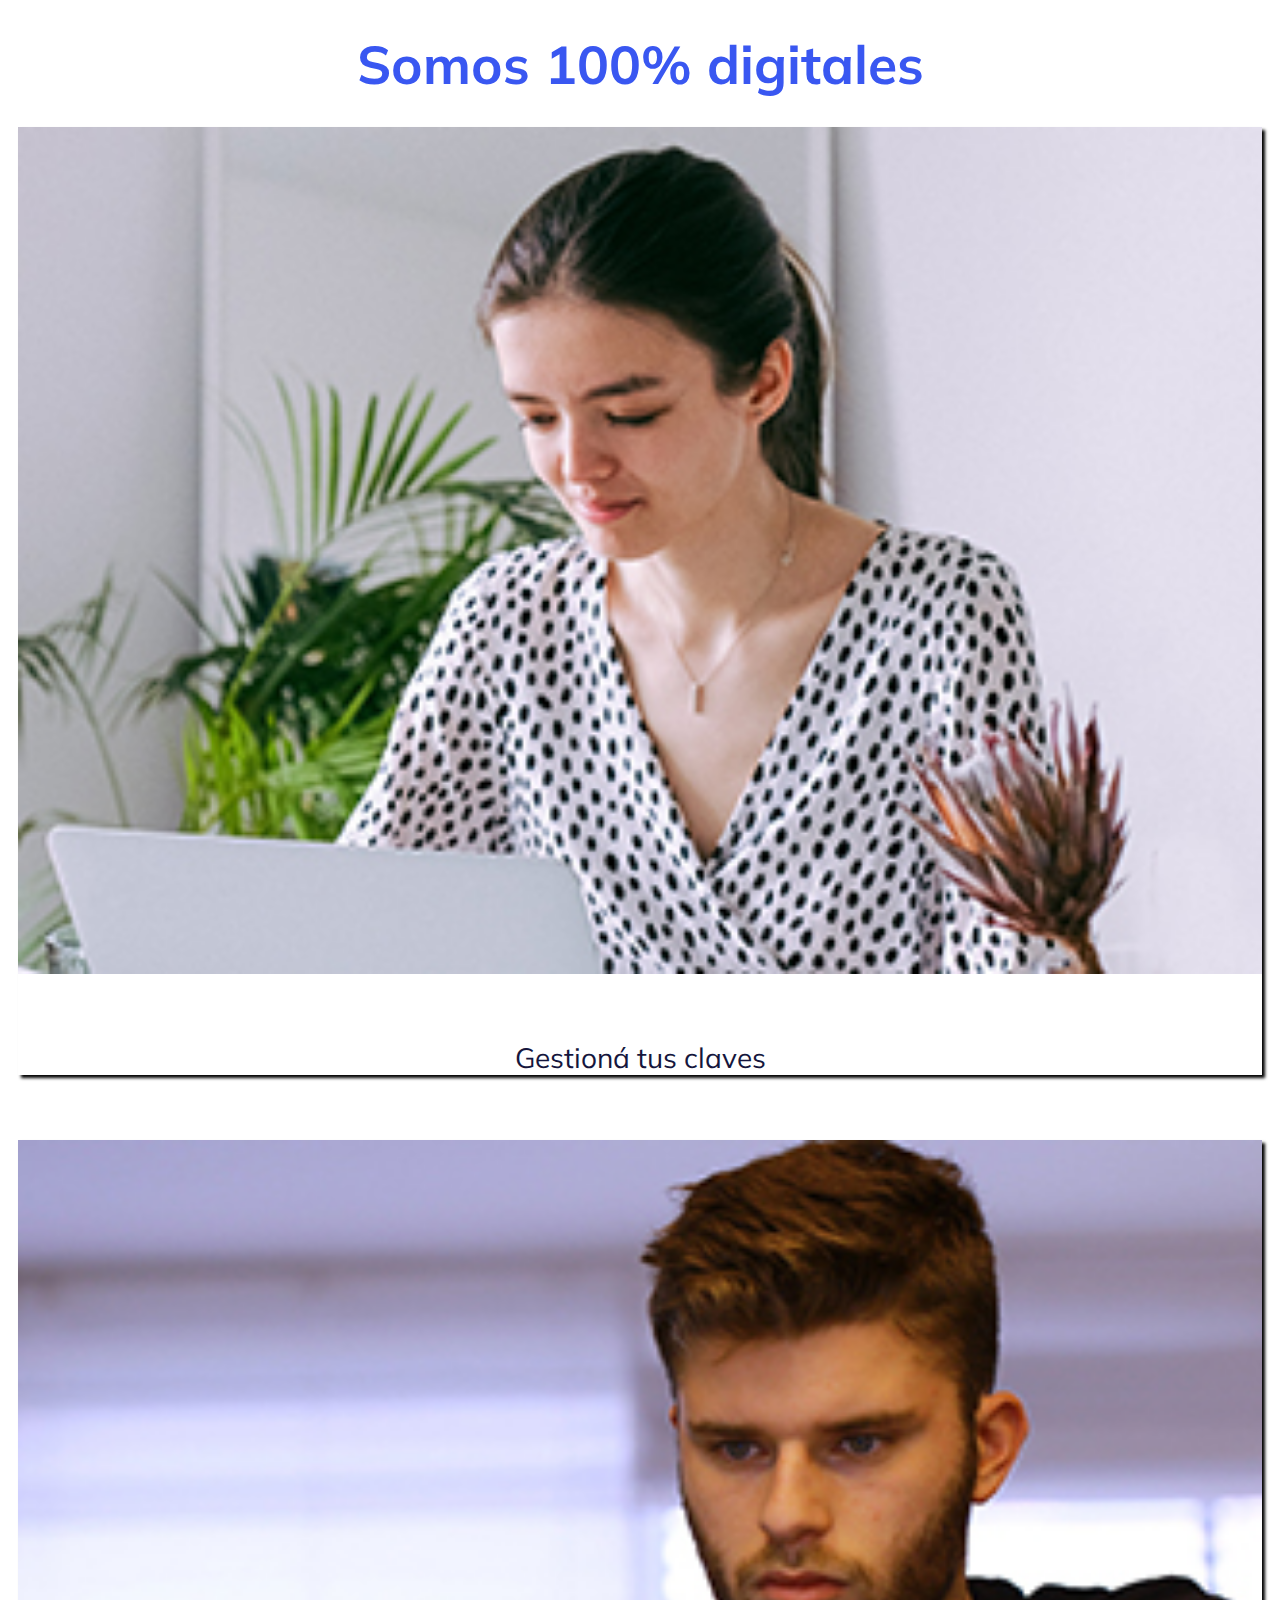
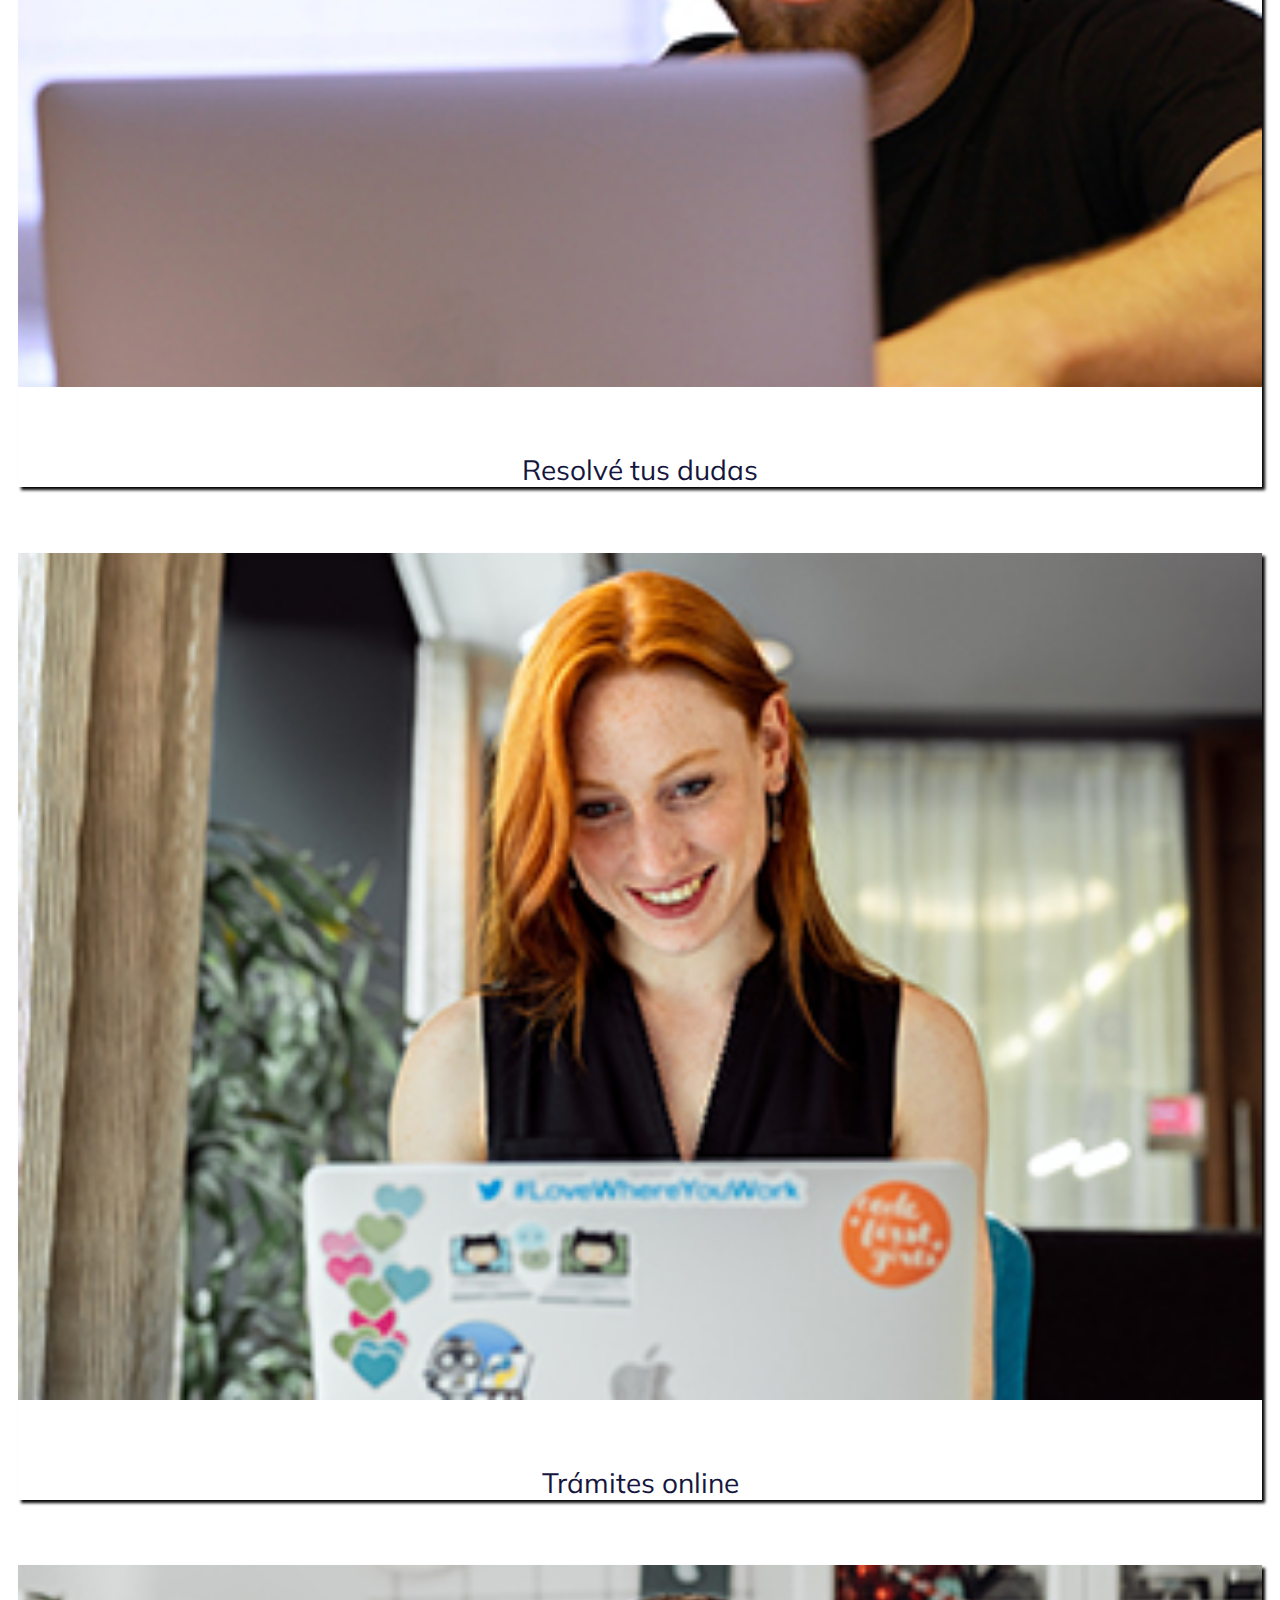
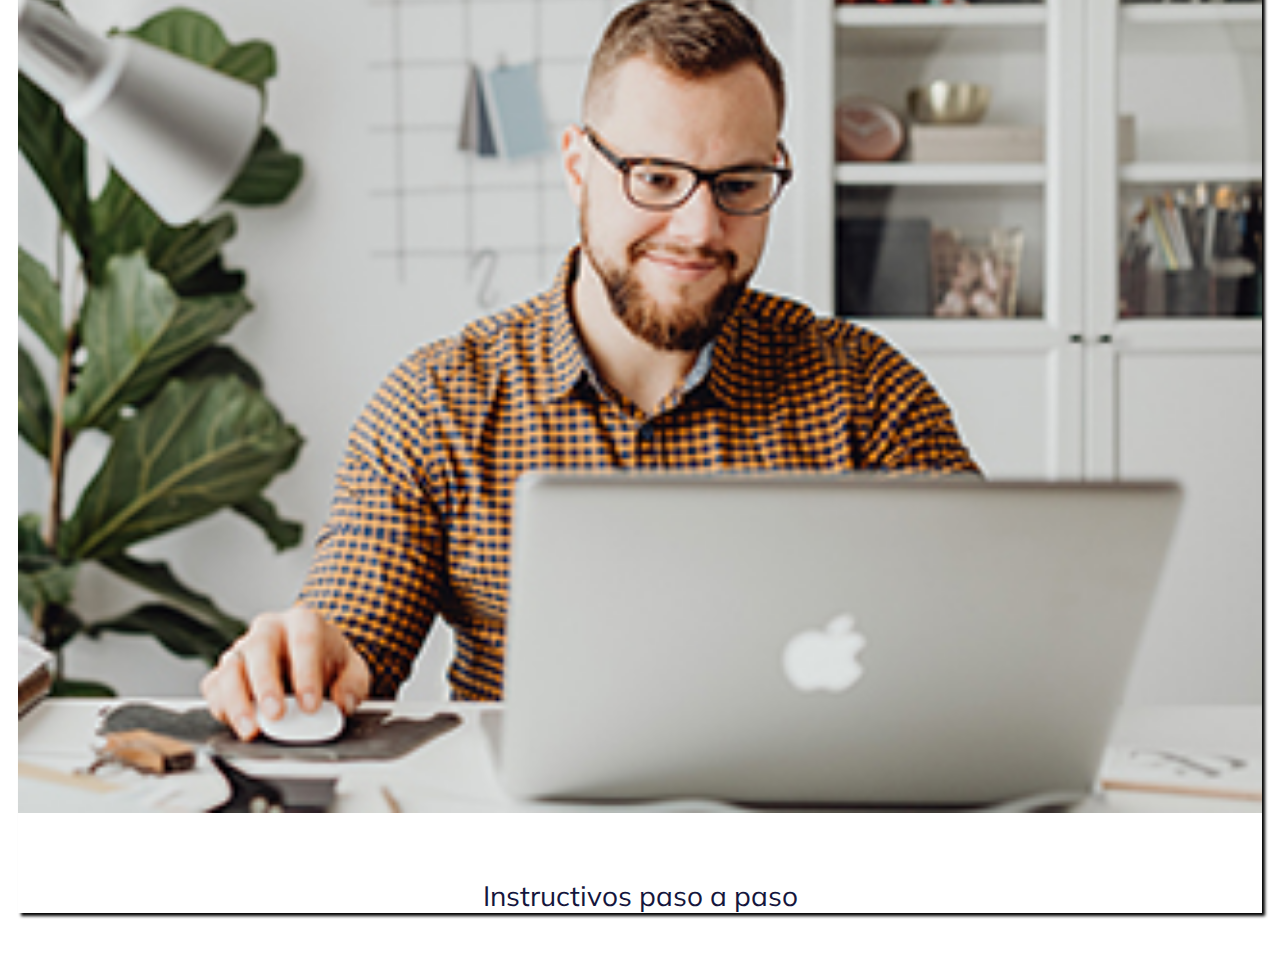
<file: bootstrap-m1/ejercicio1/index.html>
<!DOCTYPE html>
<html lang="es">
<head>
    <meta charset="UTF-8">
    <meta name="viewport" content="width=device-width, initial-scale=1.0">
    <title>Ejercicio1</title>
    <link rel="stylesheet" href="style.css">
    <link href="https://cdn.jsdelivr.net/npm/bootstrap@5.3.1/dist/css/bootstrap.min.css" rel="stylesheet" integrity="sha384-4bw+/aepP/YC94hEpVNVgiZdgIC5+VKNBQNGCHeKRQN+PtmoHDEXuppvnDJzQIu9" crossorigin="anonymous">
    <script src="https://cdn.jsdelivr.net/npm/bootstrap@5.3.1/dist/js/bootstrap.bundle.min.js" integrity="sha384-HwwvtgBNo3bZJJLYd8oVXjrBZt8cqVSpeBNS5n7C8IVInixGAoxmnlMuBnhbgrkm" crossorigin="anonymous"></script>
    <link rel="stylesheet" href="style.css">
</head>
<body>
    <!-- row-cols-lg-4 row-cols-md-2 -->
    <h1>Somos 100% digitales</h1>
    <div class="container flex-wrap"></div>
        <div class="row">
            <div class="col-md-5 col-lg-2">
                <img src="./recursos/mujer1.jpg" alt="">
                <h6>Gestioná tus claves</h6>
            </div>
            <div class="col-md-5 col-lg-2">
                <img src="./recursos/hombre1.jpg" alt="" srcset="">
                <h6>Resolvé tus dudas</h6>
            </div>
            <div class="col-md-5 col-lg-2">
                <img src="./recursos/mujer2.jpg" alt="">
                <h6>Trámites online</h6>
            </div>
            <div class="col-md-5 col-lg-2">
                <img src="./recursos/hombre2.jpg" alt="">
                <h6>Instructivos paso a paso</h6>
            </div>
        </div>
</body>
</html>
</file>
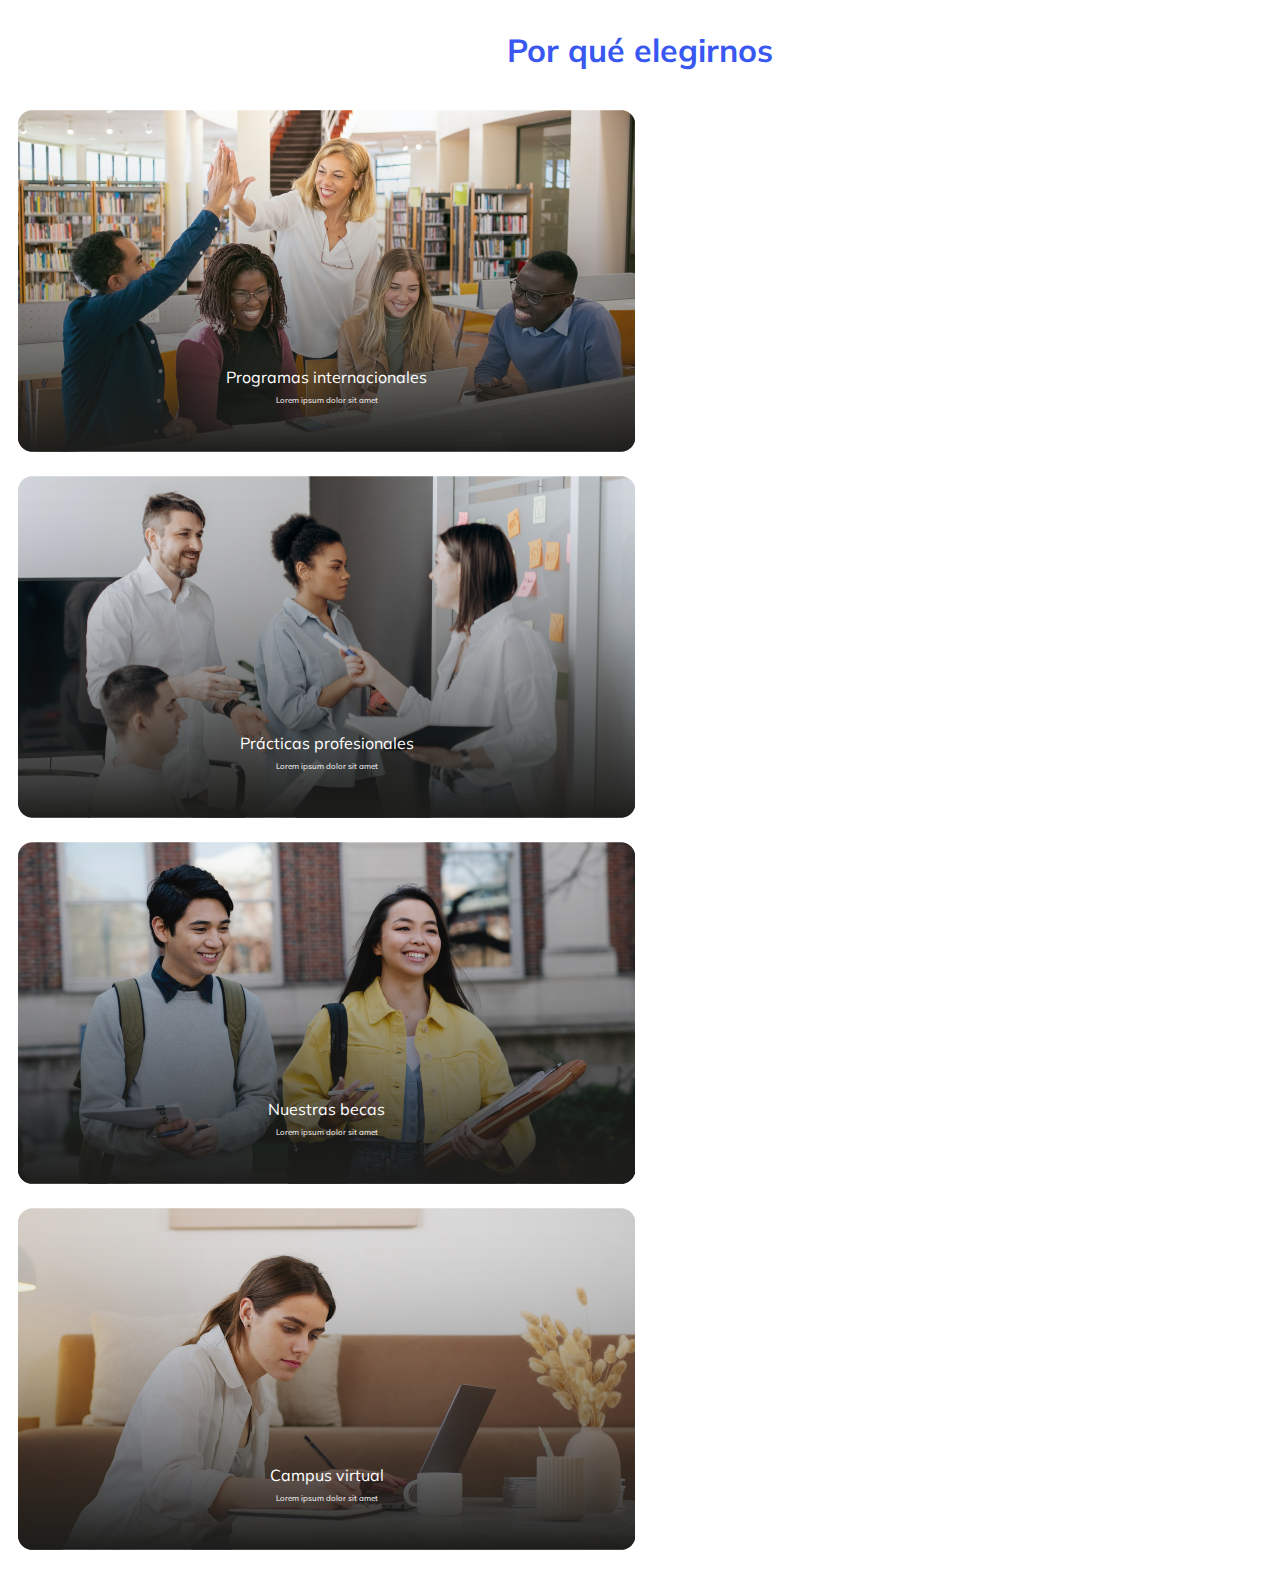
<file: bootstrap-m1/ejercicio2/index.html>
<!DOCTYPE html>
<html lang="es">
<head>
    <meta charset="UTF-8">
    <meta name="viewport" content="width=device-width, initial-scale=1.0">
    <title>Ejercicio2</title>
    <link rel="stylesheet" href="style.css">
    <link href="https://cdn.jsdelivr.net/npm/bootstrap@5.3.1/dist/css/bootstrap.min.css" rel="stylesheet" integrity="sha384-4bw+/aepP/YC94hEpVNVgiZdgIC5+VKNBQNGCHeKRQN+PtmoHDEXuppvnDJzQIu9" crossorigin="anonymous">
    <script src="https://cdn.jsdelivr.net/npm/bootstrap@5.3.1/dist/js/bootstrap.bundle.min.js" integrity="sha384-HwwvtgBNo3bZJJLYd8oVXjrBZt8cqVSpeBNS5n7C8IVInixGAoxmnlMuBnhbgrkm" crossorigin="anonymous"></script>
    <link rel="stylesheet" href="style.css">
</head>
<body>
    
    <h1>Por qué elegirnos</h1>
    <div class="container flex-wrap">
        <div class="row">
            <div class="col-md-5 col-lg-2">
                <img src="./recursos/ProgramasInternacionales.png" alt="">
                <div class="centrado">
                    <h2>Programas internacionales</h2>
                    <p>Lorem ipsum dolor sit amet</p>
                </div>
            </div>
            <div class="col-md-5 col-lg-2">
                <img src="./recursos/ParcticasProfesionales.png" alt="" srcset="">
                <div class="centrado">
                    <h2>Prácticas profesionales</h2>
                    <p>Lorem ipsum dolor sit amet</p>
                </div>
            </div>
            <div class="col-md-5 col-lg-2">
                <img src="./recursos/Becas.png" alt="">
                <div class="centrado">
                    <h2>Nuestras becas</h2>
                    <p>Lorem ipsum dolor sit amet</p>
                </div>
            </div>
            <div class="col-md-5 col-lg-2">
                <img src="./recursos/CampusVirtual.png" alt="">
                <div class="centrado">
                    <h2>Campus virtual</h2>
                    <p>Lorem ipsum dolor sit amet</p>
                </div>
            </div>
        </div>
    </div>
</body>
</html>
</file>
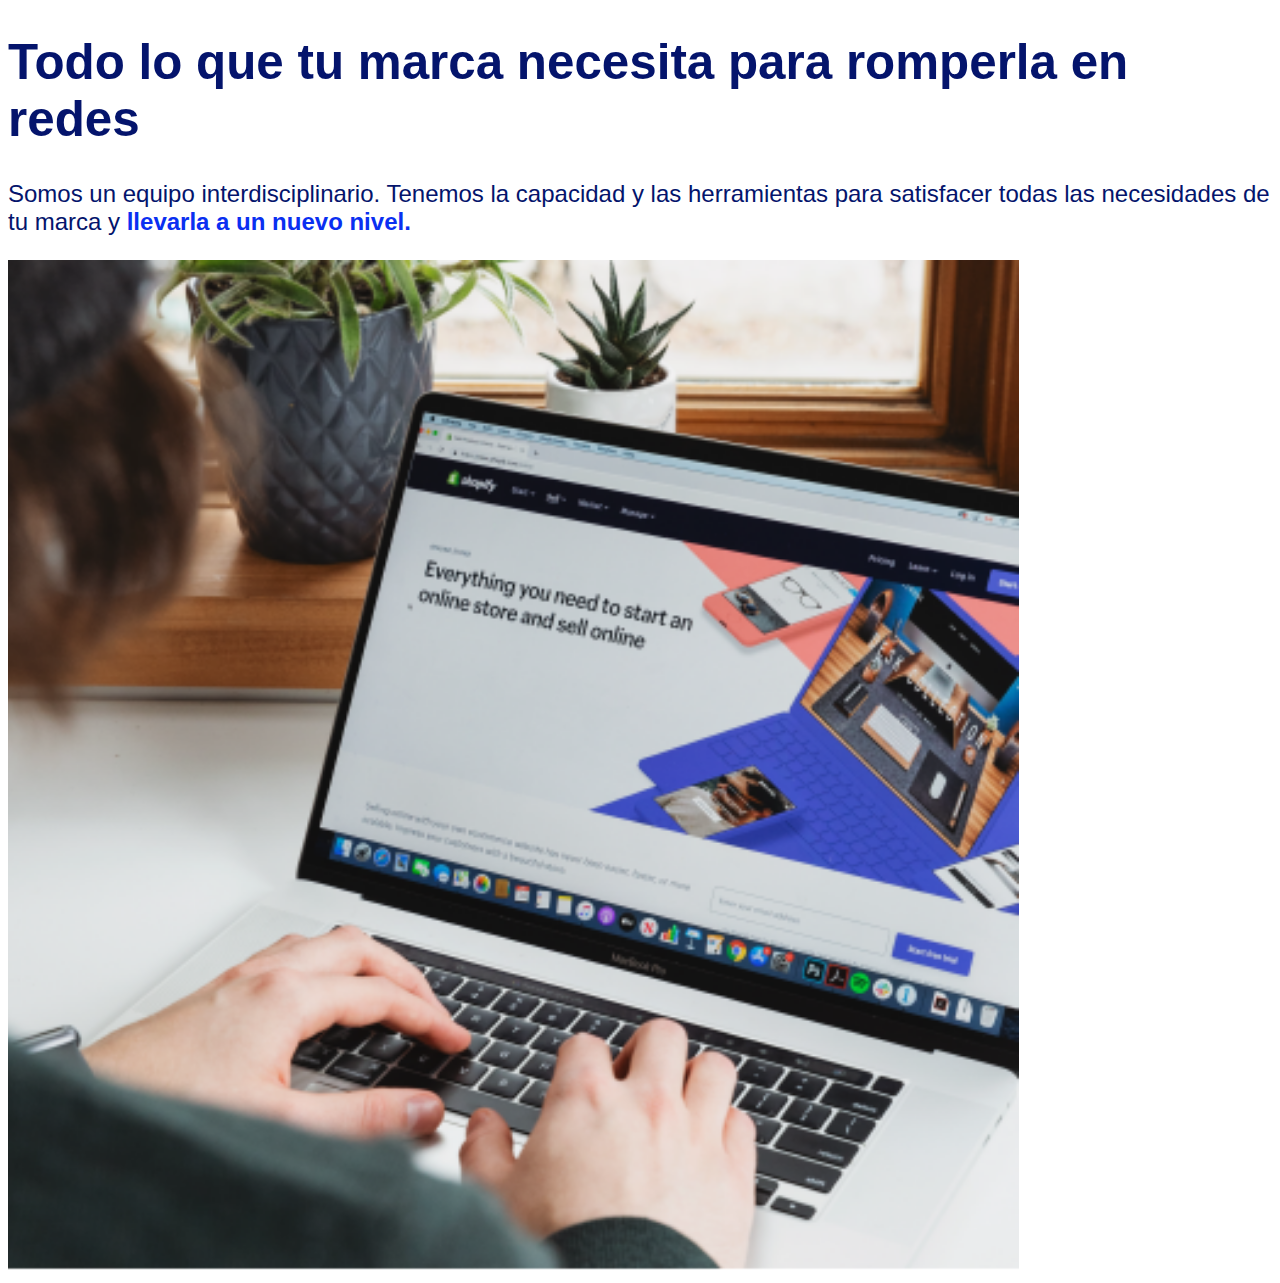
<file: bootstrap-m2/ejercicio2/index.html>
<!DOCTYPE html>
<html lang="es">
<head>
    <meta charset="UTF-8">
    <meta name="viewport" content="width=device-width, initial-scale=1.0">
    <title>Ejercicio2</title>
    <link href="https://cdn.jsdelivr.net/npm/bootstrap@5.3.1/dist/css/bootstrap.min.css" rel="stylesheet" integrity="sha384-4bw+/aepP/YC94hEpVNVgiZdgIC5+VKNBQNGCHeKRQN+PtmoHDEXuppvnDJzQIu9" crossorigin="anonymous">
    <link rel="stylesheet" href="style.css">
</head>
<body>
    <main class="container">
        <div class="row align-items-center justify-content-center">
            <div class="col-md-6">
                <h1>Todo lo que tu marca necesita para romperla en redes</h1>
                <p>Somos un equipo interdisciplinario. Tenemos la capacidad y las herramientas para satisfacer todas las necesidades de tu marca y <strong>llevarla a un nuevo nivel.</strong></p>
            </div>
            <div class="col-md-6"><img src="./recursos/foto-compu.png" alt=""></div>
        </div>

    </main>
    
    <script src="https://cdn.jsdelivr.net/npm/bootstrap@5.3.1/dist/js/bootstrap.bundle.min.js" integrity="sha384-HwwvtgBNo3bZJJLYd8oVXjrBZt8cqVSpeBNS5n7C8IVInixGAoxmnlMuBnhbgrkm" crossorigin="anonymous"></script>
</body>
</html>
</file>
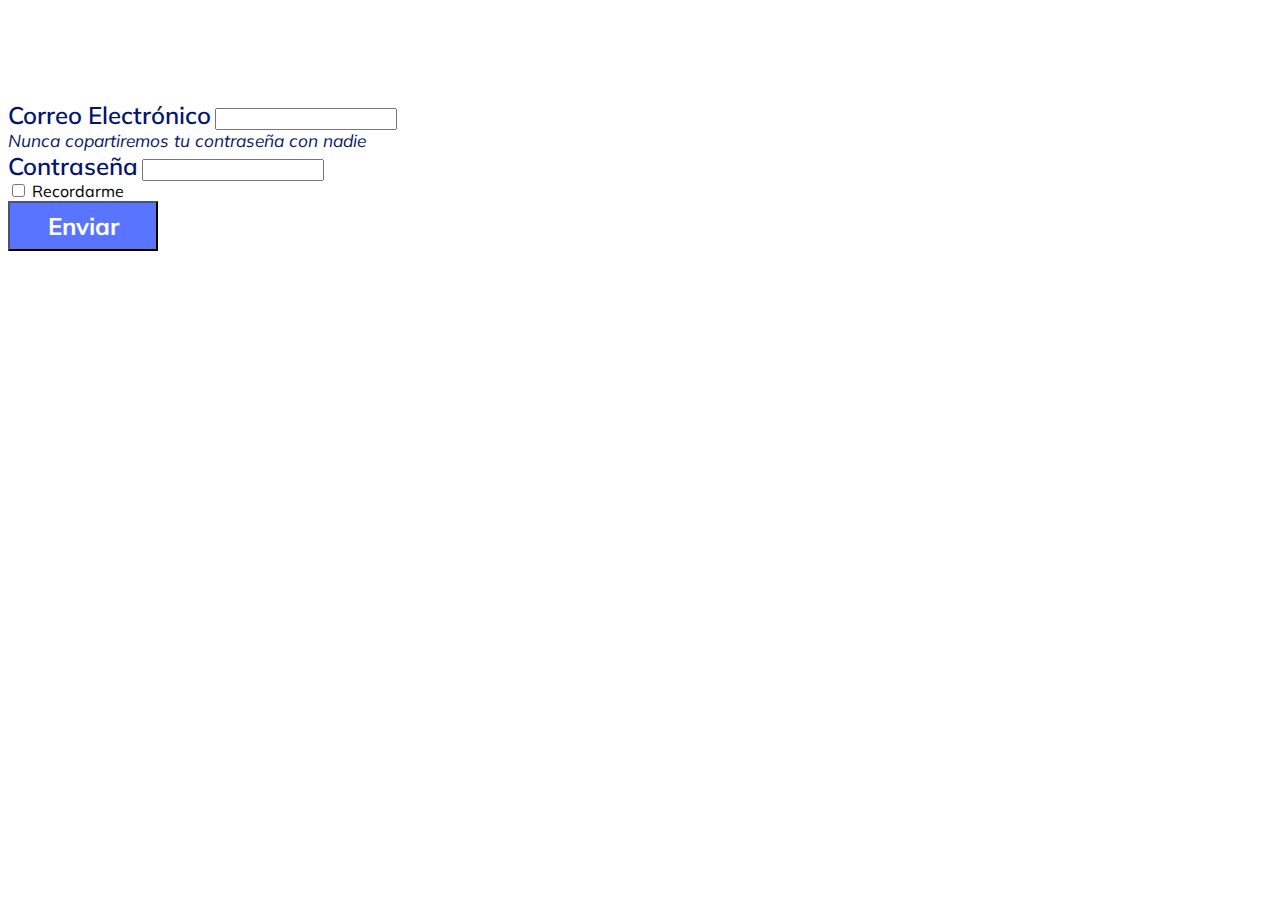
<file: bootstrap-m3/Ejercicio1/index.html>
<!DOCTYPE html>
<html lang="es">
<head>
    <meta charset="UTF-8">
    <meta name="viewport" content="width=device-width, initial-scale=1.0">
    <title>Ejercicio1</title>
    <link href="https://cdn.jsdelivr.net/npm/bootstrap@5.3.1/dist/css/bootstrap.min.css" rel="stylesheet" integrity="sha384-4bw+/aepP/YC94hEpVNVgiZdgIC5+VKNBQNGCHeKRQN+PtmoHDEXuppvnDJzQIu9" crossorigin="anonymous">
    <link rel="stylesheet" href="style.css">
</head>
<body>
    <form class="container">
        <div class="mb-3">
          <label for="exampleInputEmail1" class="form-label">Correo Electrónico</label>
          <input type="email" class="form-control" id="exampleInputEmail1" aria-describedby="emailHelp">
          <div id="emailHelp" class="form-text">Nunca copartiremos tu contraseña con nadie</div>
        </div>
        <div class="mb-3">
          <label for="exampleInputPassword1" class="form-label">Contraseña</label>
          <input type="password" class="form-control" id="exampleInputPassword1">
        </div>
        <div class="mb-3 form-check">
          <input type="checkbox" class="form-check-input" id="exampleCheck1">
          <label class="form-check-label" for="exampleCheck1">Recordarme</label>
        </div>
        <button type="submit" class="btn btn-primary">Enviar</button>
      </form>

    <script src="https://cdn.jsdelivr.net/npm/bootstrap@5.3.1/dist/js/bootstrap.bundle.min.js" integrity="sha384-HwwvtgBNo3bZJJLYd8oVXjrBZt8cqVSpeBNS5n7C8IVInixGAoxmnlMuBnhbgrkm" crossorigin="anonymous"></script>
</body>
</html>

<!-- Para este ejercicio sugerimos utilizar clases
como las siguientes:
○ Clases de contenedores.
○ Clases asociadas a formularios.
○ form-class.
○ form-check.
○ form-check-input.
○ btn.
○ btn-primary.
○ form-text.
○ m-auto para centrar el formulario.
8. Para obtener el resultado final, vamos a
aplicar al botón de envío un width de 150px
y un height de 50px.Responsive Web & Bootst -->
</file>
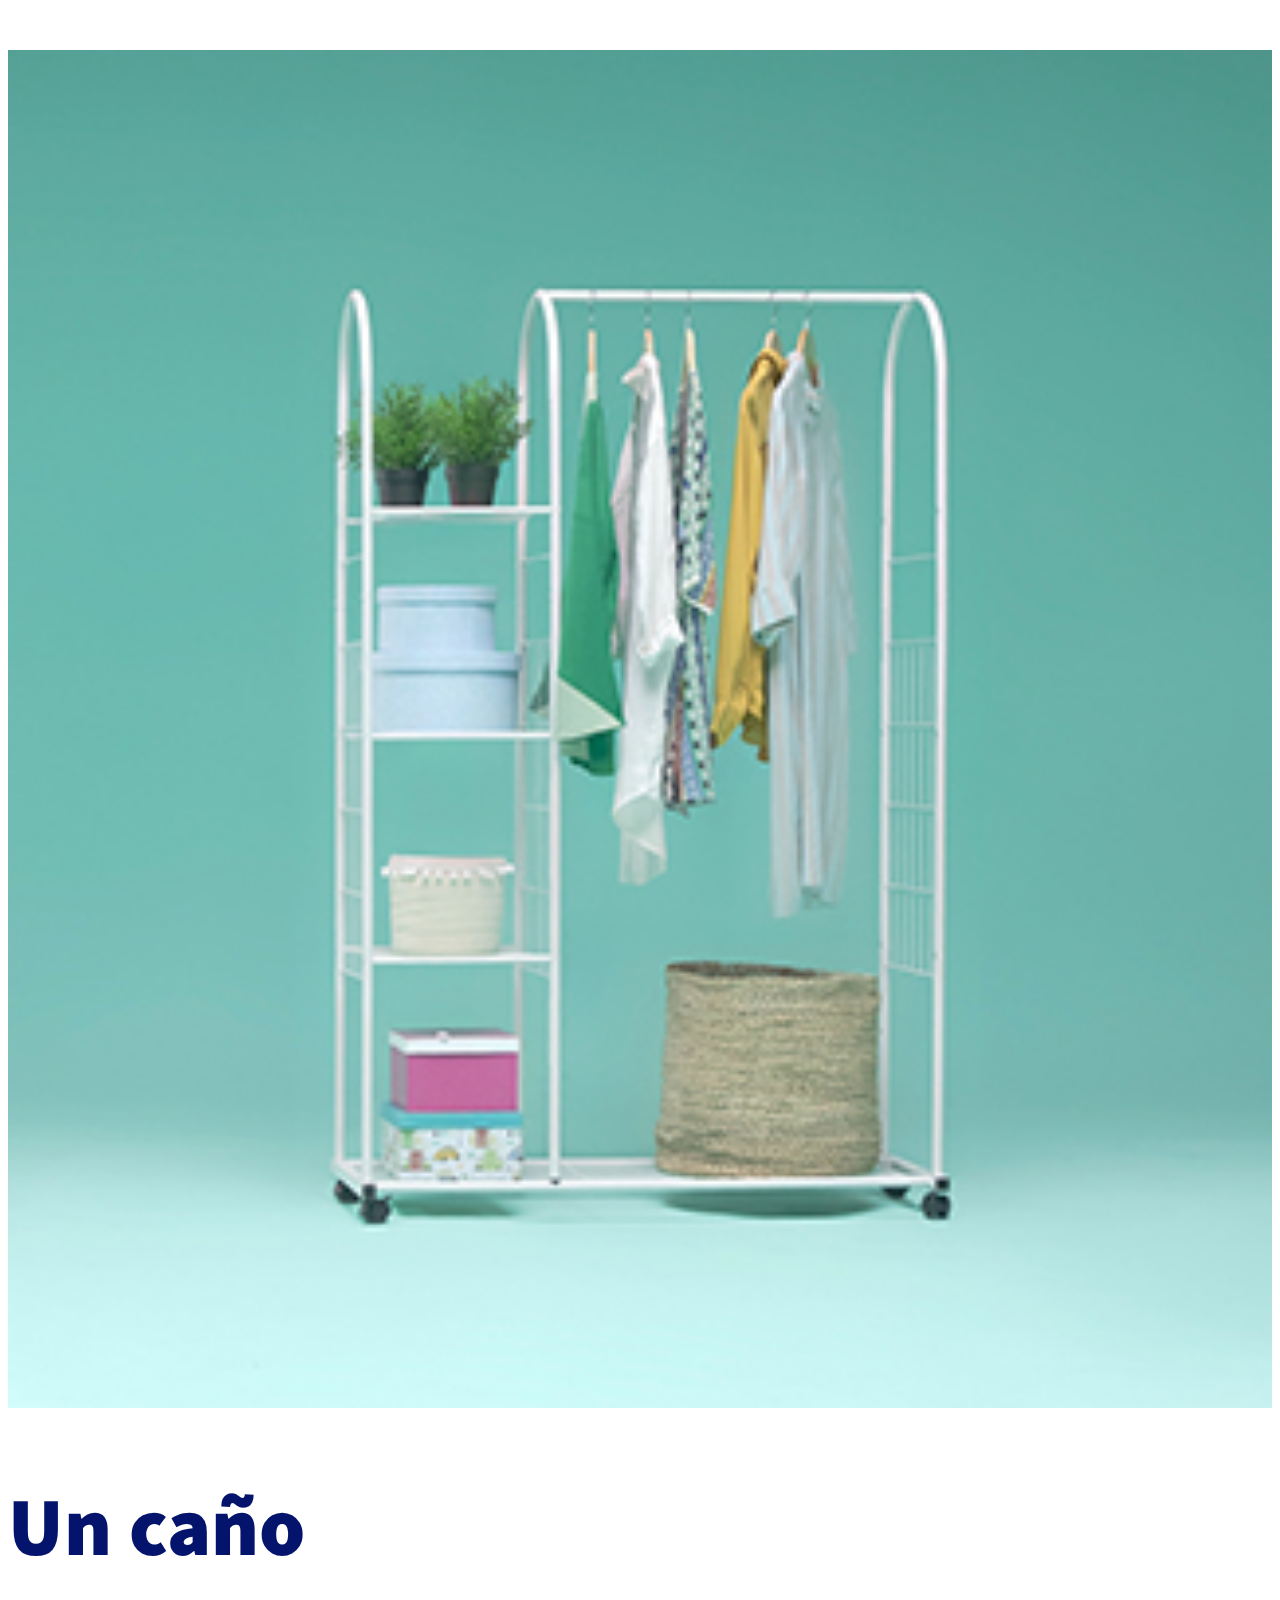
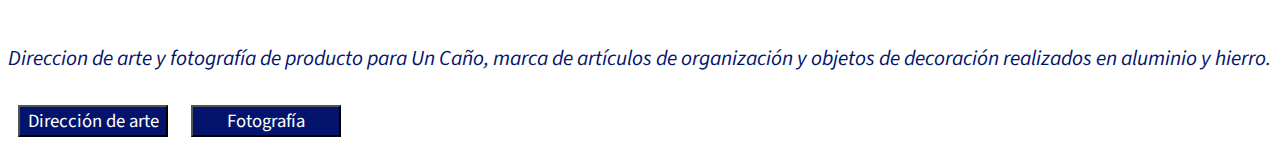
<file: bootstrap-m3/Ejercicio2/index.html>
<!DOCTYPE html>
<html lang="es">
<head>
    <meta charset="UTF-8">
    <meta name="viewport" content="width=device-width, initial-scale=1.0">
    <title>Ejercicio2</title>
    <link href="https://cdn.jsdelivr.net/npm/bootstrap@5.3.1/dist/css/bootstrap.min.css" rel="stylesheet" integrity="sha384-4bw+/aepP/YC94hEpVNVgiZdgIC5+VKNBQNGCHeKRQN+PtmoHDEXuppvnDJzQIu9" crossorigin="anonymous">
    <link rel="stylesheet" href="style.css">
</head>
<body>
    <main class="container">
        <div class="row justify-content-center align-items-center">
            <div class="col-md-6">
                <img src="./recursos/uncanio.jpg" alt="">
            </div>
            <div class="col-md-6 flex-column"> 
                <h1 class="text-center text-md-start">Un caño</h1>
                <p>Direccion de arte y fotografía de producto para Un Caño, marca de artículos de organización y objetos de decoración realizados en aluminio y hierro.</p>
                <div class="text-center text-md-start">
                    <button>Dirección de arte</button>
                    <button>Fotografía</button>
                </div>
            </div>

        </div>

    </main>

    <script src="https://cdn.jsdelivr.net/npm/bootstrap@5.3.1/dist/js/bootstrap.bundle.min.js" integrity="sha384-HwwvtgBNo3bZJJLYd8oVXjrBZt8cqVSpeBNS5n7C8IVInixGAoxmnlMuBnhbgrkm" crossorigin="anonymous"></script>
</body>
</html>
</file>
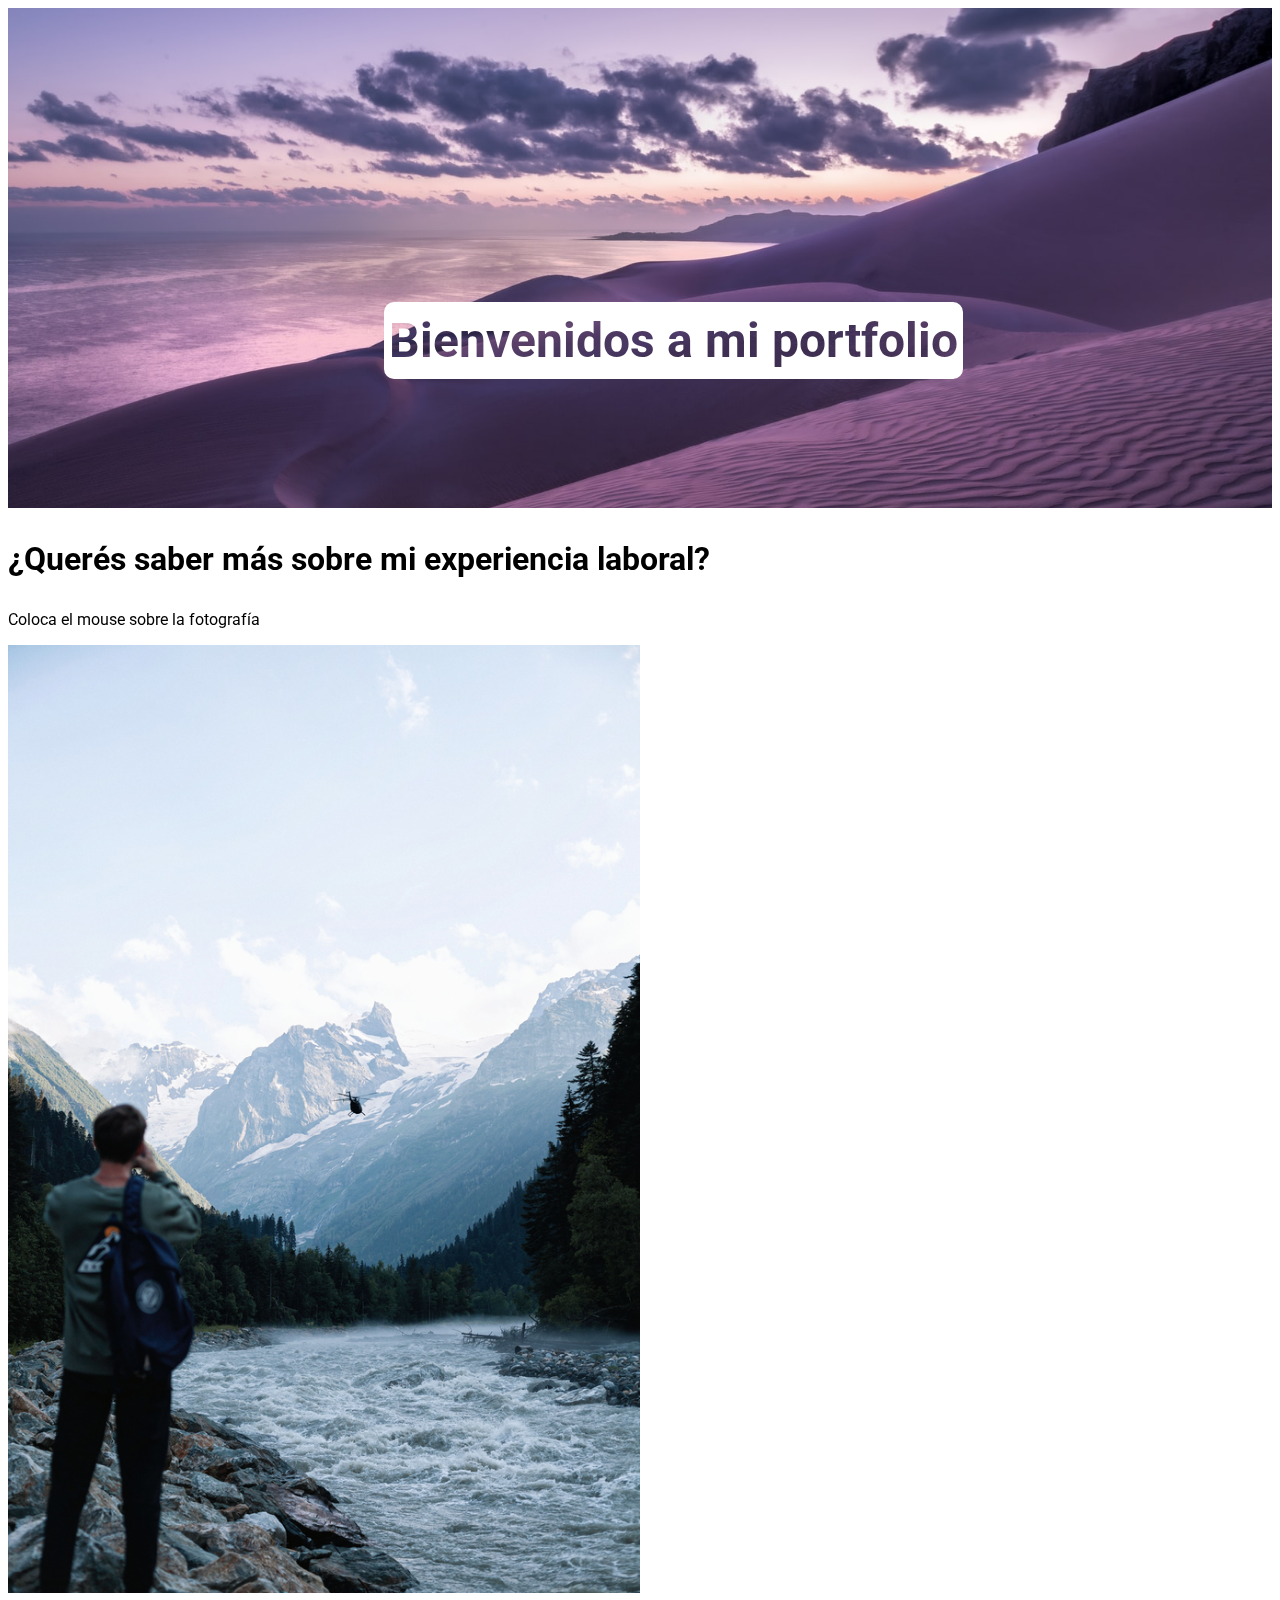
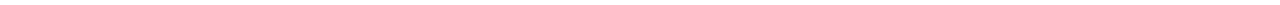
<file: m8web-avanzado/ejercicio1/index.html>
<!DOCTYPE html>
<html lang="es">
<head>
    <meta charset="UTF-8">
    <meta name="viewport" content="width=device-width, initial-scale=1.0">
    <title>Ejercicio1</title>
    <link rel="stylesheet" href="style.css">
</head>
<body>
    <nav>
        <!-- <img src="fondo nevado.jpg" alt=""> -->
        <h1>Bienvenidos a mi portfolio</h1>
    </nav>
    <main>
        <h3>¿Querés saber más sobre mi experiencia laboral?</h3>
        <p>Coloca el mouse sobre la fotografía</p>
        <div id="contenedor">
            <img id="persona" src="persona y montañas.png" alt="">
            <div id="experiencia">
                <h3>Mi experiencia laboral:</h3>
                <ul>
                    <li>
                        <h6>2020</h6>
                        <p>Lorem, ipsum dolor sit amet consectetur adipisicing elit. Obcaecati labore at adipisci minus id? Quasi sint cumque suscipit provident. Aperiam voluptas minima aliquam! Ipsam quidem minima aliquam non, autem facilis.</p>
                    </li>
                    <li>
                        <h6>2021</h6>
                        <p>Lorem ipsum dolor sit amet consectetur adipisicing elit. Sit, id! Rem, labore tempora expedita earum odio placeat quas voluptates? Nam dolore sint deleniti ad perferendis hic rerum eum distinctio maxime.</p>
                    </li>
                    <li>
                        <h6>2022</h6>
                        <p>Lorem ipsum dolor sit amet consectetur adipisicing elit. Tempore voluptatibus quam officia error aliquam necessitatibus quasi tempora in consequatur maiores adipisci, distinctio, alias iusto accusamus quo atque esse repellendus fuga?</p>
                    </li>
                </ul>
                <a href="">Ver más</a>
            </div>
        </div>
    </main>
</body>
</html>
</file>
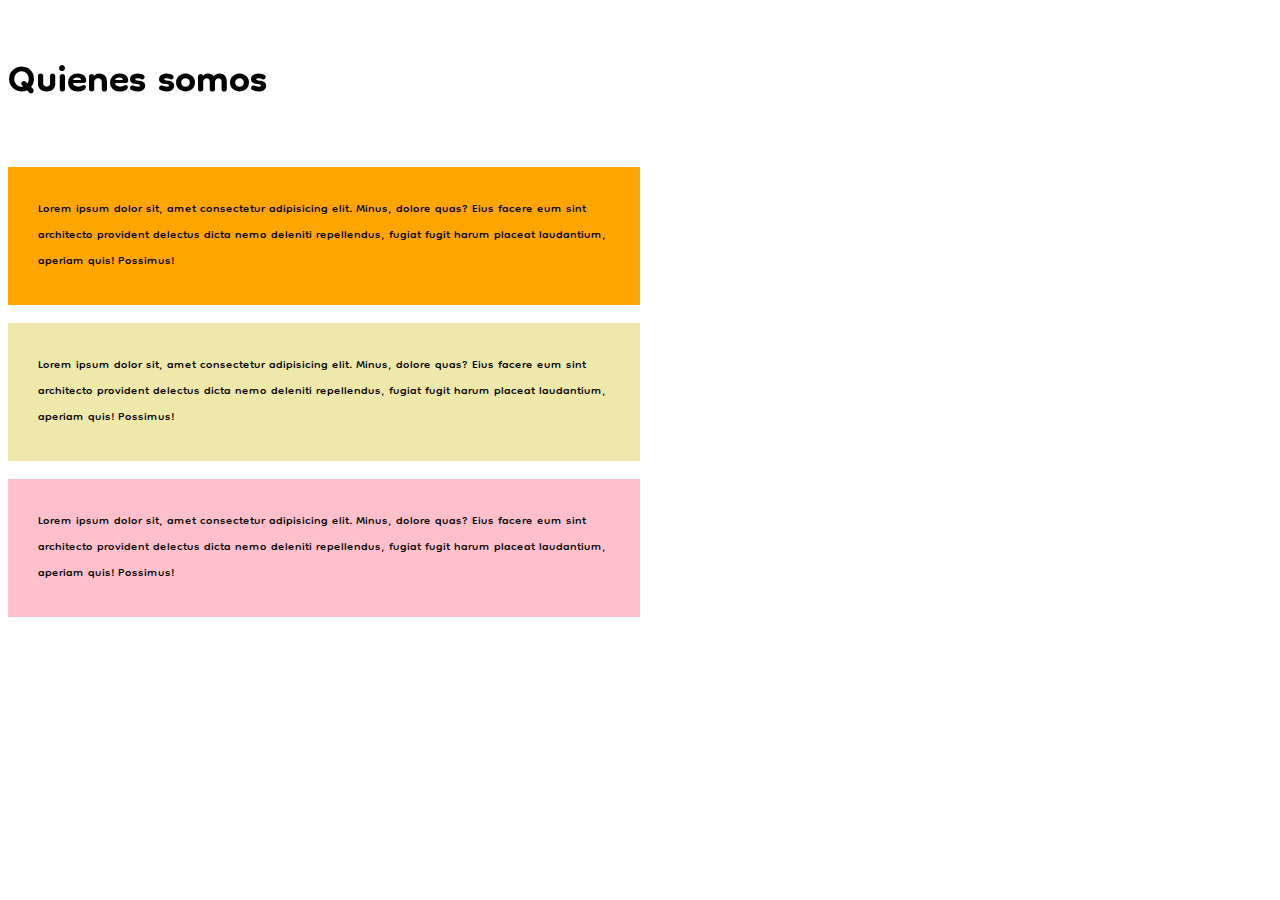
<file: m8web-avanzado/ejercicio2/index.html>
<!DOCTYPE html>
<html lang="es">
<head>
    <meta charset="UTF-8">
    <meta name="viewport" content="width=device-width, initial-scale=1.0">
    <title>Ejercicio 2</title>
    <link rel="stylesheet" href="style.css">
</head>
<body>
    <h1>Quienes somos</h1>
    <div id="a">
        <p>Lorem ipsum dolor sit, amet consectetur adipisicing elit. Minus, dolore quas? Eius facere eum sint architecto provident delectus dicta nemo deleniti repellendus, fugiat fugit harum placeat laudantium, aperiam quis! Possimus!</p>
    </div>
    <div id="b">
        <p>Lorem ipsum dolor sit, amet consectetur adipisicing elit. Minus, dolore quas? Eius facere eum sint architecto provident delectus dicta nemo deleniti repellendus, fugiat fugit harum placeat laudantium, aperiam quis! Possimus!</p>
    </div>
    <div id="c">
        <p>Lorem ipsum dolor sit, amet consectetur adipisicing elit. Minus, dolore quas? Eius facere eum sint architecto provident delectus dicta nemo deleniti repellendus, fugiat fugit harum placeat laudantium, aperiam quis! Possimus!</p>
    </div>
    
</body>
</html>
</file>
<file: bootstrap-m1/ejercicio1/style.css>
@import url('https://fonts.googleapis.com/css2?family=Mulish:wght@400;700&display=swap');
*{
    font-family: 'Mulish', sans-serif;
    padding: 0px;
}

h1{
    text-align: center;
    margin: 30px;
    font-weight: 700;
    color: #3957f1;
    font-size: 40pt;
}
h6{
    text-align: center;
    font-weight: 400;
    font-size: 21pt;
    color: #15163d;
}
img{
    display: block;
    width: 100%;
}
.row>div{
    box-shadow: 3px 3px 3px black;
}
.row>*{
    padding:0px;
    margin: 10px 10px 10px 10px;
}
.row{justify-content: space-evenly;}
</file>
<file: bootstrap-m1/ejercicio2/style.css>
@import url('https://fonts.googleapis.com/css2?family=Mulish:wght@400;700&display=swap');
*{
    font-family: 'Mulish', sans-serif;
    padding: 0px;
    color: white;
}

h1{
    text-align: center;
    margin: 30px;
    font-weight: 700;
    color: #3957f1;
    font-size: 2em;
}
h2{
    text-align: center;
    font-weight: 400;
    font-size: 1em;
    width: 100%;
    margin-bottom: 0px;
}
p{
    text-align: center;
    font-weight: 400;
    font-size: 0.5em;
}
img{
    display: block;
    width: 100%;
}
.row>*{
    padding:0px;
    margin: 10px 10px 10px 10px;
    flex-wrap: wrap;
}
.row{justify-content: space-evenly;}
.centrado{
    position: absolute;
    top: 80%;
    left: 50%;
    transform: translate(-50%, -50%);
    width: 100%;
}
.col-md-5{
    position: relative;
    display: inline-block;
    text-align: center;
}

/* Se debe incorporar un
cambio tal, que al modificar a una pantalla
menor a 992px, ésta se vea similar a la
referencia de la slide 13 y en la pantalla de
768px, como la imagen de la slide 14.
6. También implementar la propiedad llamada
flex-wrap: wrap para que al aumentar el %
de los div estos dejen de forzar el
encolumnado.Responsive Web & Bootstrap
7. Prestar atención a las referencias
tipográficas así como a incorporar todas las
variantes necesarias.
8. También trabajar con rem en los tamaños
tipográficos y modificarlos en los diferentes
breakpoints.
Por ejemplo: en el caso resuelto se ha trabajado
con 6rem para el h1, 2rem para el h2, y 1.5rem
para el p. Pero puedes elegir la opción más
funcional para tal fin.
9. Quitar los márgenes al h2 y al p */
</file>
<file: bootstrap-m2/ejercicio2/style.css>
@media (max-width: 768px) {
    img{width: 100%;}
    *{padding: 0;}
    }
@media (min-width:768px) {
    img{
        width: 80%;
    }    
}
@import url('https://fonts.googleapis.com/css2?family=Mulish:wght@400;700&display=swap');
*{
    font-family: 'Mulish', sans-serif;
}
h1{
    font-weight: 700;
    font-size: 37pt;
    color: #04146c;
}
p{
    font-weight: 400;
    font-size: 18pt;
    color: #04146c;
}
strong{
    font-weight: 700;
    font-size: 18pt;
    color: #0a2ff1;
}
/* 6. También agregar desde la hoja de estilo una
adaptación de la imagen para que, al
trabajar en pantallas menores a 768px, la
imagen esté al 100% y, en pantallas
superiores a 768px, la imagen esté al 80%.Responsive Web & Bootstrap
7. Trabajar con las clases sugeridas en el
ejercicio anterior.
8. Sumamos el hecho de que sugerimos quitar
el padding en 5 desde Bootstrap cuando la
pantalla es inferior a 768px.
9. Prestar atención a las referencias
tipográficas de la pantalla siguiente.
10. Sugerimos agregar clases como d-flex para
lograr la alineación de los elementos dentro
de cada una de las columnas. */
</file>
<file: bootstrap-m3/Ejercicio1/style.css>
@import url('https://fonts.googleapis.com/css2?family=Mulish:ital,wght@0,400;0,600;0,700;1,400&display=swap');
*{
    font-family: 'Mulish', sans-serif;
}
button{
    width: 150px;
    height: 50px;
    font-weight: 700;
    color: white;
    background-color: #5974ff;
    font-size: 18pt;
}
.form-label{
    color: #04146c;
    font-weight: 600;
    font-size: 18pt;
}
.form-text{
    font-style: italic;
    font-weight: 400;
    color: #04146c;
    font-size: 13pt;
}
.exampleCheck1{
    font-size: 18pt;
    color: #04146c;
    font-weight: 400;
}
.container{
    margin-top: 100px;
}
/* 8. Para obtener el resultado final, vamos a
aplicar al botón de envío un width de 150px
y un height de 50px. */
</file>
<file: bootstrap-m3/Ejercicio2/style.css>
@import url('https://fonts.googleapis.com/css2?family=Noto+Sans&family=Source+Sans+3:ital,wght@0,400;0,900;1,400&display=swap');
*{
    font-family: 'Noto Sans', sans-serif;
font-family: 'Source Sans 3', sans-serif;
}
img{
    width: 100%;
}
@include media-breakpoint-up(md) {
    img {
      width: 80%
    }
 
    }
button{
    width: 150px;
    margin: 10px;
    font-weight: 400;
    font-size: 14pt;
    color: white;
    background-color: #04146c;
}
.container{
    margin-top: 50px;
}
h1{
    font-size: 62pt;
    color: #04146c;
    font-weight: 900;
}
p{
    font-weight: 400;
    font-style: italic;
    font-size: 16pt;
    color: #04146c;
}
/* 6. También agregar desde la hoja de estilo una
adaptación de la imagen para que, al
trabajar en pantallas menores a 768px, la
imagen esté al 100% y, en pantallas
superiores a 768px, la imagen esté al 80%.Responsive Web & Bootstrap
7. También centrar los botones y el texto del h1
en pantallas menores a 768px. Realizar esto
con clases de Bootstrap desde el HTML.
8. Seguir la referencia de la siguiente pantalla,
para el uso de las tipografías.
9. Aplicar small-caps para los textos de los
botones, que tendrán un width de 150px.
10. Para separar los botones entre sí trabajar
con m y su valor necesario para poder lograrlo,
con clases de Bootstrap desde el HTML.
11. Trabajar con d-flex para la alineación del
contenedor de texto. */
</file>
<file: m8web-avanzado/ejercicio1/style.css>
@import url('https://fonts.googleapis.com/css2?family=Roboto:wght@900&display=swap');
*{
    box-sizing: content-box;
    font-family: 'Roboto', sans-serif;
}
nav{
    height: 500px;
    background-image: url(fondo\ nevado.jpg);
    background-size: 100%;
    background-repeat: no-repeat;
}
h1{
    display: inline-block;
    position: absolute;
    top: 30%;
    left: 30%;
    mix-blend-mode: screen;
    background-color: white;
    border-radius: 10px;
    padding: 10px 5px;
    font-size: 3em;
}
h3,h6{
    font-size: 2em;
}
#contenedor{
    width: 50%;
    height: 100%;
    position: relative;
    display: inline-block;
}
#experiencia{
    width: 80%;
    visibility: hidden;
    background-color: rgb(221 160 220);
    position: absolute;
    top: 0px;
    left: opx;
}
#contenedor:hover #experiencia{
    visibility: visible;
}
img{
    width:100%;
    height: 100%;
    display: inline-block; 
}
ul{
        list-style-type: none;
        padding: 0; /* Remove padding */
        margin: 0; /* Remove margins */
}
a{
    display: inline-block;
    margin-top: 30px;
}

/* 4. En este ejercicio, se debe trabajar con la
propiedad mix-blend-mode en su valor
screen para lograr la referencia del header.
5. También trabajar con position y lograr una
transición al pasar el mouse sobre la imagen
como se ve en las referencias de las pantallas
a continuación. */
</file>
<file: m8web-avanzado/ejercicio2/style.css>
@import url('https://fonts.googleapis.com/css2?family=Dongle:wght@400;700&display=swap');
*{
    box-sizing: border-box;
    font-family: 'Dongle', sans-serif;
}
div{width: 50%;}
h1{
    font-size: 60px;
    font-weight: 700;
}
p{
    font-size: 18px;
    font-weight: 400;
    padding: 30px;
}
#a{
    background-color: orange;
    animation: mover-los-div 1s 0.5s forwards
}
#b{
    background-color: palegoldenrod;
    animation: mover-los-div 1s 1.5s forwards
}
#c{
    background-color: pink;
    animation: mover-los-div 1s 2.5s forwards
}
@keyframes mover-los-div {
    to{margin-left: 500px;}

}


/* 4. La finalidad de este ejercicio es lograr que, al
ingresar a la página, suceda un movimiento
de texto. Para poder conseguirlo se debe
trabajar con animation margin-left.
5. Seguir la siguiente referencia para el uso de
tipografías.
6. Cada uno de los diferentes textos, aparte de
poseer distinto color, deberán comenzar su
animación uno a continuación del otro.
 */
</file>
